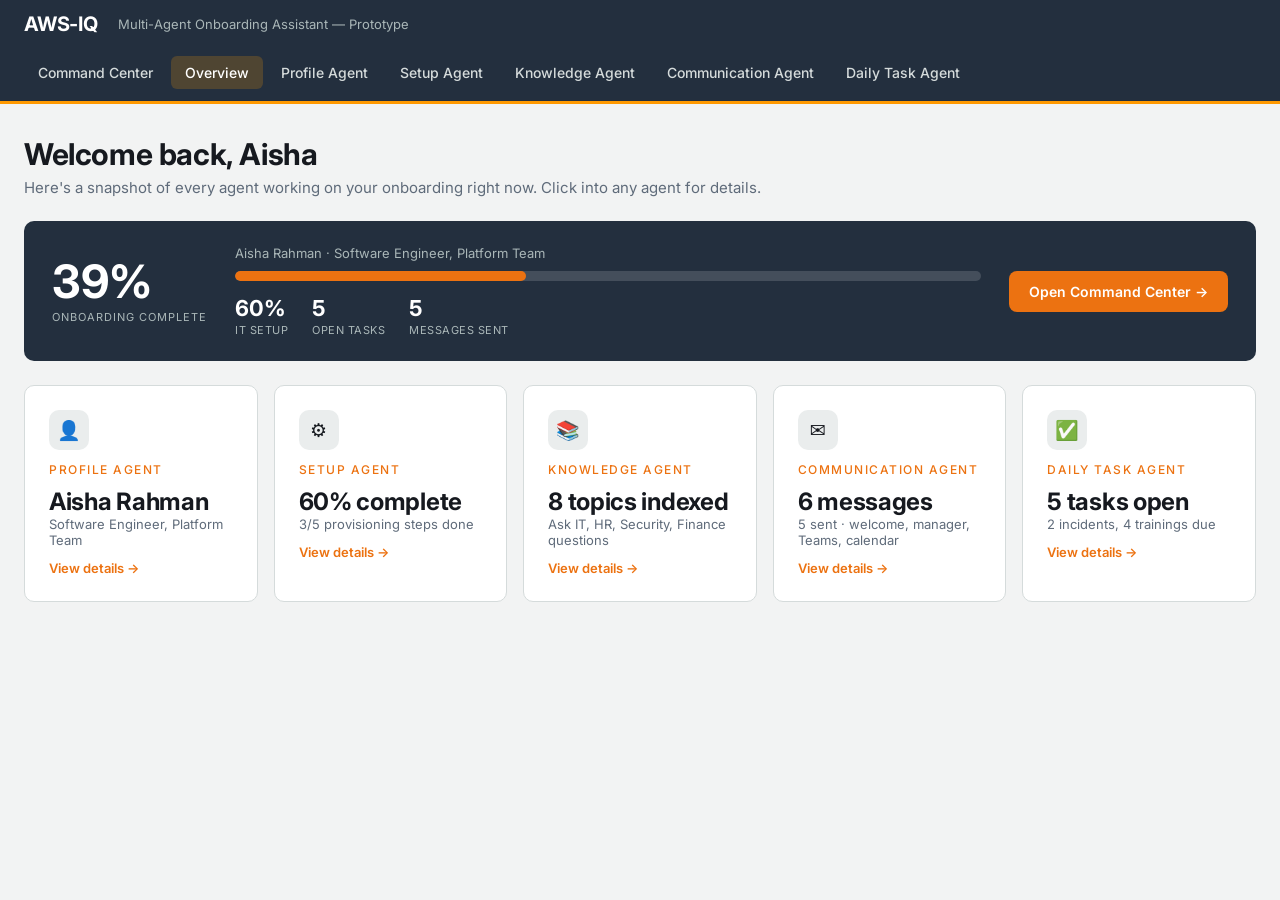
<file: dashboard/index.html>
<!DOCTYPE html>
<html lang="en">
<head>
<meta charset="UTF-8" />
<title>AWS-IQ — Overview</title>
<meta name="viewport" content="width=device-width, initial-scale=1.0" />
<link rel="preconnect" href="https://fonts.googleapis.com" />
<link href="https://fonts.googleapis.com/css2?family=Cormorant+Garamond:wght@400;500&family=Inter:wght@400;500&family=JetBrains+Mono&display=swap" rel="stylesheet" />
<link rel="stylesheet" href="styles.css" />
<style>
  .ov-hero {
    margin: 24px 24px 0; background: var(--surface-dark); color: var(--on-dark);
    border-radius: 10px; padding: 24px 28px; display: flex; align-items: center;
    gap: 28px; flex-wrap: wrap;
  }
  .ov-pct { font-size: 46px; font-weight: 700; line-height: 1; }
  .ov-pct-label { color: var(--on-dark-soft); font-size: 11px; text-transform: uppercase; letter-spacing: 1px; margin-top: 6px; }
  .ov-hero-mid { flex: 1; min-width: 240px; }
  .ov-sub { color: var(--on-dark-soft); font-size: 13px; }
  .ov-bar { background: rgba(255,255,255,.15); border-radius: 9999px; height: 10px; overflow: hidden; margin-top: 10px; }
  .ov-bar > div { background: var(--primary); height: 100%; border-radius: 9999px; transition: width .4s ease; }
  .ov-stats { display: flex; gap: 24px; margin-top: 14px; }
  .ov-stats .n { font-size: 22px; font-weight: 700; }
  .ov-stats .l { color: var(--on-dark-soft); font-size: 11px; text-transform: uppercase; letter-spacing: .5px; margin-top: 2px; }
  .ov-cta {
    background: var(--primary); color: #fff; text-decoration: none; font-weight: 600;
    padding: 12px 20px; border-radius: 8px; font-size: 14px; white-space: nowrap;
  }
  .ov-cta:hover { background: var(--primary-active); }
  .agent-card .ov-ico {
    width: 40px; height: 40px; border-radius: 10px; background: var(--surface-cream-strong);
    display: flex; align-items: center; justify-content: center; font-size: 19px; margin-bottom: 12px;
  }
  .agent-card .ov-view { color: var(--primary); font-size: 13px; font-weight: 600; margin-top: 12px; display: inline-block; }
</style>
</head>
<body data-page="overview">
<header class="topbar">
  <h1>AWS-IQ</h1>
  <span class="tagline">Multi-Agent Onboarding Assistant — Prototype</span>
</header>

<section class="page-header">
  <h2>Welcome back, Aisha</h2>
  <p>Here's a snapshot of every agent working on your onboarding right now. Click into any agent for details.</p>
</section>

<section class="ov-hero" id="ov-hero"></section>

<main class="summary-grid" id="overview-grid"></main>

<script src="data.js"></script>
<script src="nav.js"></script>
<script src="app.js"></script>
</body>
</html>
</file>
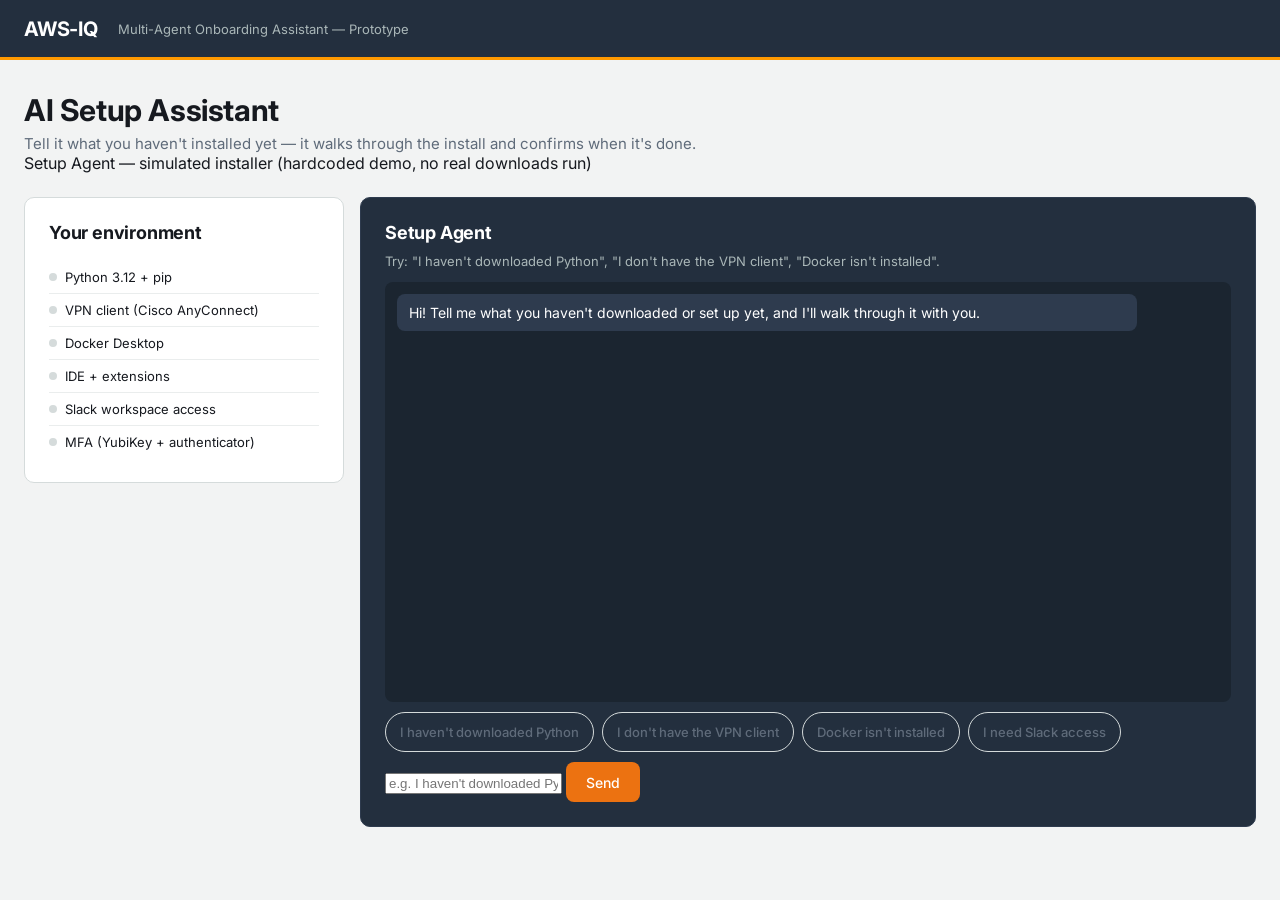
<file: dashboard/ai-setup.html>
<!DOCTYPE html>
<html lang="en">
<head>
<meta charset="UTF-8" />
<title>AWS-IQ — AI Setup Assistant</title>
<meta name="viewport" content="width=device-width, initial-scale=1.0" />
<link rel="preconnect" href="https://fonts.googleapis.com" />
<link href="https://fonts.googleapis.com/css2?family=Cormorant+Garamond:wght@400;500&family=Inter:wght@400;500&family=JetBrains+Mono&display=swap" rel="stylesheet" />
<link rel="stylesheet" href="styles.css" />
<style>
  .as-layout { display: grid; grid-template-columns: 320px 1fr; gap: 16px; padding: 24px; align-items: start; }
  @media (max-width: 900px) { .as-layout { grid-template-columns: 1fr; } }

  .as-checklist { list-style: none; margin: 0; padding: 0; font-size: 13px; }
  .as-checklist li {
    display: flex; align-items: center; gap: 8px;
    padding: 8px 0; border-bottom: 1px solid var(--hairline-soft);
  }
  .as-checklist li:last-child { border-bottom: none; }
  .as-checklist .dot { width: 8px; height: 8px; border-radius: 50%; background: var(--hairline); flex-shrink: 0; }
  .as-checklist li.installed .dot { background: var(--success); }
  .as-checklist li.installed .label { color: var(--muted); text-decoration: line-through; }

  .as-chat-window { height: 420px; }
  .term {
    background: var(--surface-dark-soft);
    border: 1px solid var(--surface-dark-elevated);
    border-radius: 8px;
    padding: 10px 12px;
    margin-top: 8px;
    font-family: var(--font-code);
    font-size: 12px;
    line-height: 1.7;
    color: var(--on-dark-soft);
  }
  .term .line { opacity: 0; animation: term-in .25s ease forwards; }
  .term .line.ok { color: var(--success); }
  .term .line.done { color: var(--on-dark); font-weight: 500; }
  @keyframes term-in { to { opacity: 1; } }

  .as-suggest-row { display: flex; gap: 8px; flex-wrap: wrap; margin-bottom: 10px; }
</style>
</head>
<body data-page="ai-setup">
<header class="topbar">
  <h1>AWS-IQ</h1>
  <span class="tagline">Multi-Agent Onboarding Assistant — Prototype</span>
</header>

<section class="page-header">
  <h2>AI Setup Assistant</h2>
  <p>Tell it what you haven't installed yet — it walks through the install and confirms when it's done.</p>
  <span class="agent-badge">Setup Agent — simulated installer (hardcoded demo, no real downloads run)</span>
</section>

<main class="as-layout">

  <div class="card">
    <h3>Your environment</h3>
    <ul class="as-checklist" id="as-checklist"></ul>
  </div>

  <div class="card chat-card">
    <h3>Setup Agent</h3>
    <p style="color:var(--on-dark-soft); font-size:13px; margin-top:-8px;">
      Try: "I haven't downloaded Python", "I don't have the VPN client", "Docker isn't installed".
    </p>
    <div class="chat-window as-chat-window" id="as-chat-window"></div>
    <div class="as-suggest-row" id="as-suggest"></div>
    <form id="as-chat-form">
      <input id="as-chat-input" type="text" placeholder="e.g. I haven't downloaded Python yet" autocomplete="off" />
      <button type="submit">Send</button>
    </form>
  </div>

</main>

<script>
// Hardcoded items this demo knows how to "install". Each has its own fake terminal log.
const ITEMS = [
  {
    id: "python",
    label: "Python 3.12 + pip",
    keywords: ["python", "pip", "package"],
    log: [
      "$ checking for python3...",
      "  not found",
      "$ downloading python-3.12.7-installer...",
      "  [##########] 100%",
      "$ running installer...",
      "$ pip install -r requirements.txt",
      "  Successfully installed boto3 fastapi uvicorn",
    ],
  },
  {
    id: "vpn",
    label: "VPN client (Cisco AnyConnect)",
    keywords: ["vpn", "anyconnect", "cisco"],
    log: [
      "$ provisioning VPN profile for employee...",
      "$ downloading Cisco AnyConnect client...",
      "  [##########] 100%",
      "$ installing certificate...",
      "$ testing tunnel to corp gateway...",
      "  connection established (12ms)",
    ],
  },
  {
    id: "docker",
    label: "Docker Desktop",
    keywords: ["docker"],
    log: [
      "$ checking for docker...",
      "  not found",
      "$ downloading Docker Desktop...",
      "  [##########] 100%",
      "$ starting docker daemon...",
      "$ docker --version",
      "  Docker version 27.3.1",
    ],
  },
  {
    id: "ide",
    label: "IDE + extensions",
    keywords: ["ide", "vscode", "vs code", "editor"],
    log: [
      "$ installing VS Code...",
      "  [##########] 100%",
      "$ installing extensions: Python, ESLint, GitLens...",
      "  3/3 extensions installed",
    ],
  },
  {
    id: "slack",
    label: "Slack workspace access",
    keywords: ["slack"],
    log: [
      "$ provisioning Slack workspace invite...",
      "$ sending invite to your @techventure.com.my email...",
      "  invite sent",
      "$ joining #platform-team, #engineering, #general...",
      "  joined 3 channels",
    ],
  },
  {
    id: "mfa",
    label: "MFA (YubiKey + authenticator)",
    keywords: ["mfa", "yubikey", "authenticator", "2fa"],
    log: [
      "$ registering YubiKey...",
      "$ pairing authenticator app...",
      "$ generating backup codes...",
      "  10 backup codes generated",
    ],
  },
];

const installed = new Set();

function renderChecklist() {
  const root = document.getElementById("as-checklist");
  root.innerHTML = ITEMS.map(
    (item) => `<li class="${installed.has(item.id) ? "installed" : ""}" data-id="${item.id}">
      <span class="dot"></span><span class="label">${item.label}</span>
    </li>`
  ).join("");
}

function findItem(text) {
  const q = text.toLowerCase();
  return ITEMS.find((item) => item.keywords.some((kw) => q.includes(kw)));
}

function appendMsg(role, html) {
  const win = document.getElementById("as-chat-window");
  const div = document.createElement("div");
  div.className = "msg " + role;
  div.innerHTML = html;
  win.appendChild(div);
  win.scrollTop = win.scrollHeight;
  return div;
}

function streamTerminal(container, lines, onComplete) {
  const term = document.createElement("div");
  term.className = "term";
  container.appendChild(term);
  let i = 0;
  function next() {
    if (i >= lines.length) {
      onComplete();
      return;
    }
    const lineEl = document.createElement("div");
    lineEl.className = "line";
    lineEl.textContent = lines[i];
    term.appendChild(lineEl);
    document.getElementById("as-chat-window").scrollTop = document.getElementById("as-chat-window").scrollHeight;
    i++;
    setTimeout(next, 280);
  }
  next();
}

function handleMessage(text) {
  appendMsg("user", text);

  const item = findItem(text);
  if (!item) {
    setTimeout(() => {
      appendMsg("bot", "I'm not sure which tool you mean — try mentioning Python, VPN, Docker, an IDE, Slack, or MFA.");
    }, 300);
    return;
  }

  if (installed.has(item.id)) {
    setTimeout(() => {
      appendMsg("bot", `<b>${item.label}</b> is already installed and ready to go ✅`);
    }, 300);
    return;
  }

  setTimeout(() => {
    const bot = appendMsg("bot", `Ok, I'll help you set up <b>${item.label}</b>. Setting up your environment now...`);
    streamTerminal(bot, item.log, () => {
      const doneLine = document.createElement("div");
      doneLine.className = "term";
      doneLine.innerHTML = `<div class="line ok">$ verifying installation...</div><div class="line done">✓ done</div>`;
      bot.appendChild(doneLine);
      appendMsg("bot", `<b>Done!</b> ${item.label} is installed and ready. Anything else you haven't set up yet?`);
      installed.add(item.id);
      renderChecklist();
      document.getElementById("as-chat-window").scrollTop = document.getElementById("as-chat-window").scrollHeight;
    });
  }, 300);
}

function setupSuggestions() {
  const row = document.getElementById("as-suggest");
  const suggestions = [
    "I haven't downloaded Python",
    "I don't have the VPN client",
    "Docker isn't installed",
    "I need Slack access",
  ];
  row.innerHTML = suggestions.map((s) => `<button type="button" class="chip">${s}</button>`).join("");
  row.querySelectorAll(".chip").forEach((btn) => btn.addEventListener("click", () => handleMessage(btn.textContent)));
}

document.getElementById("as-chat-form").addEventListener("submit", (e) => {
  e.preventDefault();
  const input = document.getElementById("as-chat-input");
  const text = input.value.trim();
  if (!text) return;
  input.value = "";
  handleMessage(text);
});

renderChecklist();
setupSuggestions();
appendMsg("bot", "Hi! Tell me what you haven't downloaded or set up yet, and I'll walk through it with you.");
</script>
</body>
</html>
</file>
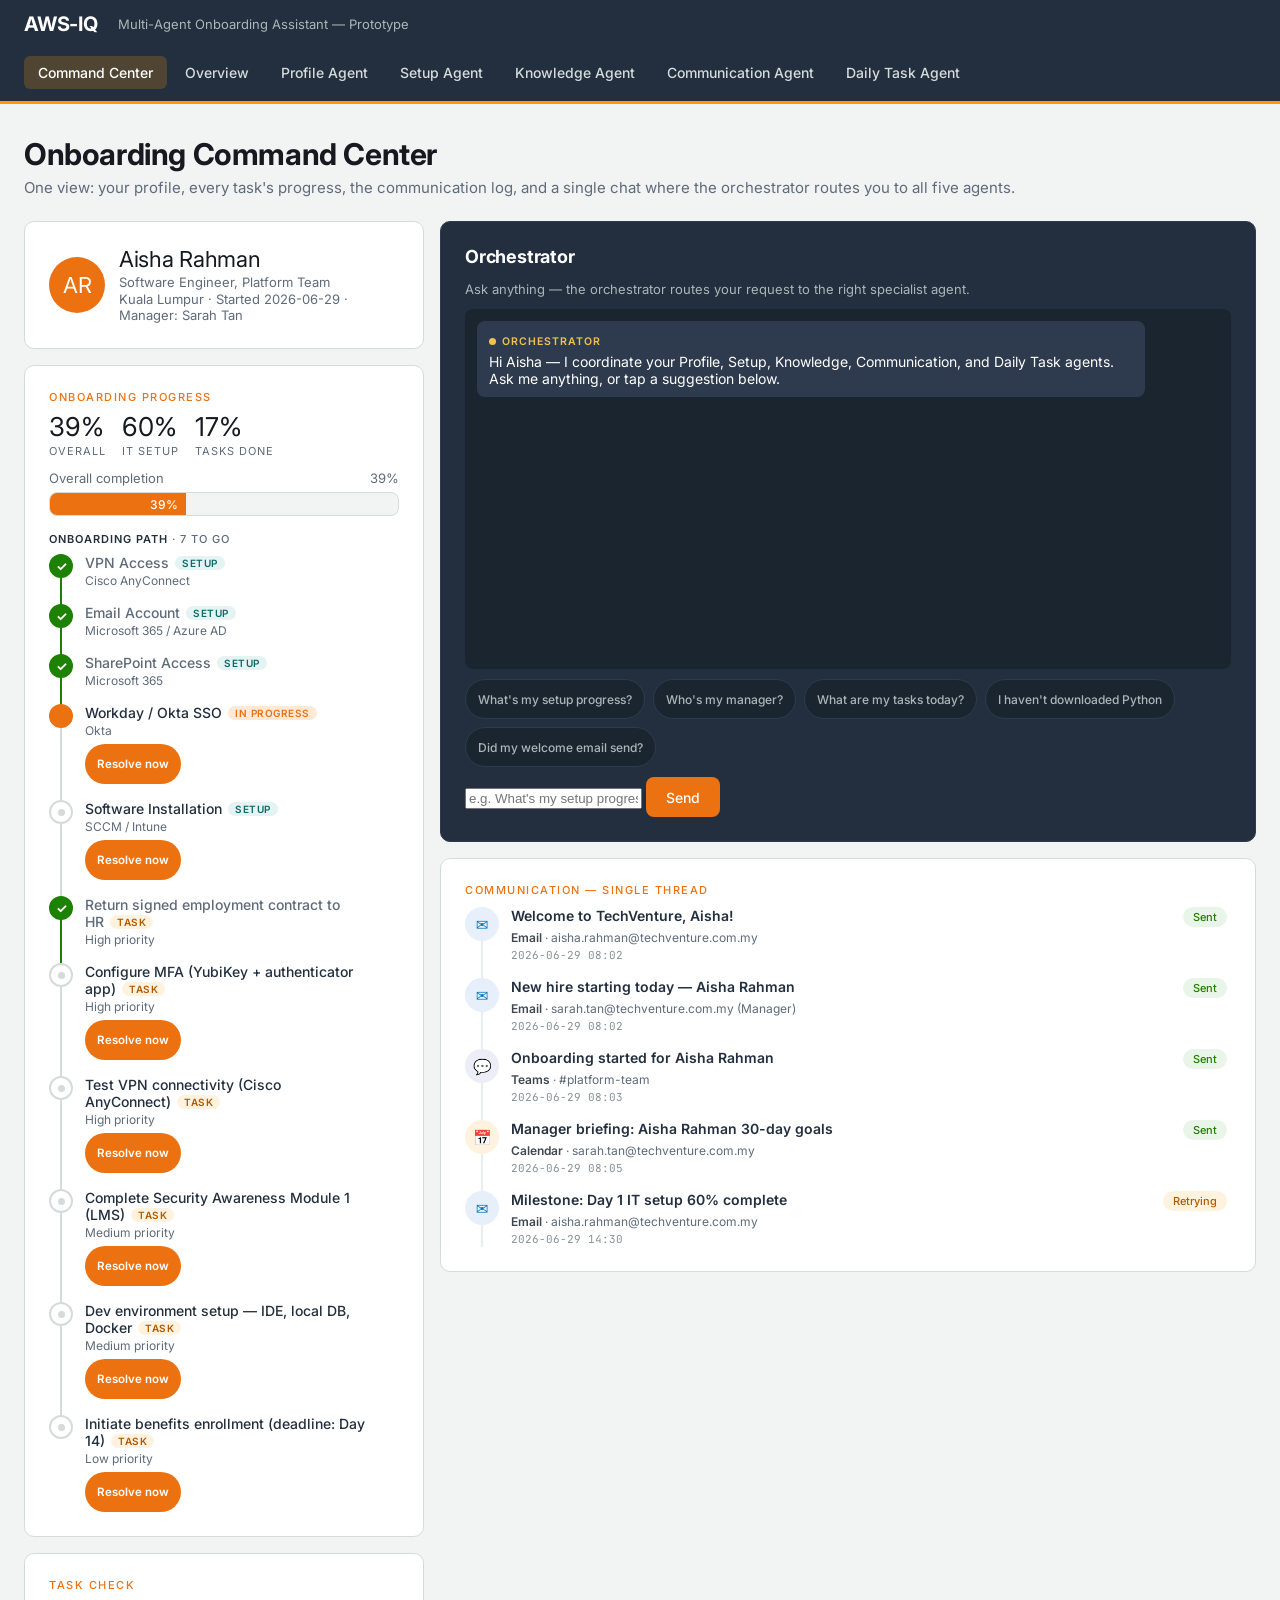
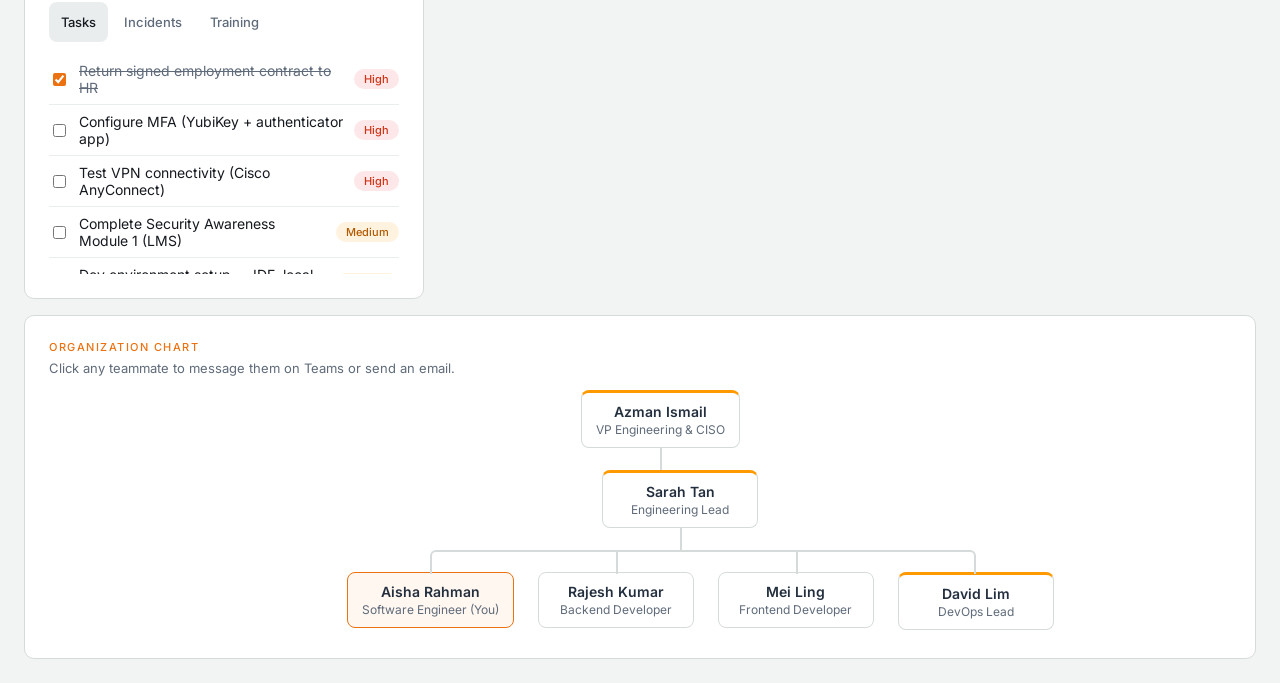
<file: dashboard/command.html>
<!DOCTYPE html>
<html lang="en">
<head>
<meta charset="UTF-8" />
<title>AWS-IQ — Command Center</title>
<meta name="viewport" content="width=device-width, initial-scale=1.0" />
<link rel="preconnect" href="https://fonts.googleapis.com" />
<link href="https://fonts.googleapis.com/css2?family=Cormorant+Garamond:wght@400;500&family=Inter:wght@400;500&family=JetBrains+Mono&display=swap" rel="stylesheet" />
<link rel="stylesheet" href="styles.css" />
<style>
  /* ---- Command Center layout (page-specific) ---- */
  .cmd-layout {
    display: grid;
    grid-template-columns: 400px 1fr;
    gap: 16px;
    padding: 24px;
    align-items: start;
  }
  @media (max-width: 1000px) { .cmd-layout { grid-template-columns: 1fr; } }
  .cmd-col { display: flex; flex-direction: column; gap: 16px; }

  .profile-mini { display: flex; gap: 14px; align-items: center; }
  .avatar-initials {
    width: 56px; height: 56px; border-radius: 50%; flex-shrink: 0;
    background: var(--primary); color: var(--on-primary);
    display: flex; align-items: center; justify-content: center;
    font-family: var(--font-display); font-size: 22px;
  }
  .profile-mini h2 { margin: 0 0 2px; font-family: var(--font-display); font-weight: 400; font-size: 22px; letter-spacing: -.3px; }
  .profile-mini p { margin: 1px 0; color: var(--muted); font-size: 13px; }

  .section-label {
    color: var(--primary); font-size: 11px; font-weight: 500;
    text-transform: uppercase; letter-spacing: 1.5px; margin-bottom: 10px;
  }
  .progress-meta { display: flex; justify-content: space-between; font-size: 13px; color: var(--muted); margin-bottom: 6px; }

  /* orchestrator chat */
  .cmd-chat .chat-window { height: 360px; }
  .agent-tag {
    font-size: 10.5px; font-weight: 600; letter-spacing: 1px; text-transform: uppercase;
    margin-bottom: 5px; display: inline-flex; align-items: center; gap: 6px;
  }
  .agent-tag::before { content: ""; width: 7px; height: 7px; border-radius: 50%; background: currentColor; }
  .tag-profile { color: #ff9900; }
  .tag-setup { color: #2bb0ad; }
  .tag-knowledge { color: #6aa5e0; }
  .tag-communication { color: #f2c14e; }
  .tag-task { color: #ff8a8a; }

  .msg.route {
    background: transparent; color: var(--on-dark-soft); font-family: var(--font-code);
    font-size: 12px; padding: 2px 4px; max-width: 100%; margin-bottom: 6px;
  }
  .msg.route b { color: var(--accent-amber); font-weight: 500; }

  .suggest-row { display: flex; gap: 8px; flex-wrap: wrap; margin-bottom: 10px; }
  .suggest {
    background: var(--surface-dark-soft); border: 1px solid var(--surface-dark-elevated);
    color: var(--on-dark-soft); border-radius: 9999px; padding: 6px 12px;
    font-size: 12px; font-family: var(--font-body); cursor: pointer;
  }
  .suggest:hover { color: var(--on-dark); border-color: var(--on-dark-soft); }

  /* setup agent install simulation — fake terminal inside a chat bubble */
  .term {
    background: var(--surface-dark-soft);
    border: 1px solid var(--surface-dark-elevated);
    border-radius: 8px;
    padding: 10px 12px;
    margin-top: 8px;
    font-family: var(--font-code);
    font-size: 12px;
    line-height: 1.7;
    color: var(--on-dark-soft);
  }
  .term .line { opacity: 0; animation: term-in .25s ease forwards; }
  .term .line.ok { color: var(--success); }
  .term .line.done { color: var(--on-dark); font-weight: 500; }
  @keyframes term-in { to { opacity: 1; } }

  /* communication — channel-iconed activity feed */
  .comm-thread { display: flex; flex-direction: column; max-height: 340px; overflow-y: auto; padding-right: 4px; }
  .comm-item { display: flex; gap: 12px; position: relative; }
  .comm-ico {
    width: 34px; height: 34px; border-radius: 50%; flex-shrink: 0; z-index: 1;
    display: flex; align-items: center; justify-content: center; font-size: 15px; line-height: 1;
  }
  .comm-ico.email { background: #e7f0fa; color: #0073bb; }
  .comm-ico.teams { background: #ecedf6; color: #5b5fc7; }
  .comm-ico.calendar { background: #fff3e0; color: #b25900; }
  /* vertical thread connector between items */
  .comm-item:not(:last-child)::before {
    content: ""; position: absolute; left: 16px; top: 34px; bottom: -2px; width: 2px; background: var(--hairline-soft);
  }
  .comm-body { flex: 1; min-width: 0; padding-bottom: 16px; }
  .comm-item:last-child .comm-body { padding-bottom: 0; }
  .comm-row1 { display: flex; align-items: flex-start; gap: 8px; }
  .comm-subj { font-weight: 600; color: var(--body-strong); font-size: 14px; flex: 1; line-height: 1.3; }
  .comm-meta { color: var(--muted); font-size: 12px; margin-top: 3px; }
  .comm-meta .chan { font-weight: 600; color: var(--body); }
  .comm-time { color: var(--muted-soft); font-size: 11px; font-family: var(--font-code); margin-top: 3px; }
  .comm-status { flex-shrink: 0; }

  /* ---- organization chart (tree) ---- */
  .org-card { grid-column: 1 / -1; }
  .org-scroll { overflow-x: auto; padding: 8px 2px 4px; }
  .tree { display: inline-block; min-width: 100%; text-align: center; }
  .tree ul { padding-top: 22px; position: relative; display: flex; justify-content: center; margin: 0; list-style: none; }
  .tree > ul { padding-top: 0; }
  .tree li { position: relative; padding: 22px 12px 0; text-align: center; }
  .tree li::before, .tree li::after {
    content: ""; position: absolute; top: 0; right: 50%;
    border-top: 2px solid var(--hairline); width: 50%; height: 22px;
  }
  .tree li::after { right: auto; left: 50%; border-left: 2px solid var(--hairline); }
  .tree li:only-child::after, .tree li:only-child::before { display: none; }
  .tree li:only-child { padding-top: 0; }
  .tree li:first-child::before, .tree li:last-child::after { border: 0 none; }
  .tree li:last-child::before { border-right: 2px solid var(--hairline); border-radius: 0 6px 0 0; }
  .tree li:first-child::after { border-radius: 6px 0 0 0; }
  .tree ul ul::before {
    content: ""; position: absolute; top: 0; left: 50%;
    border-left: 2px solid var(--hairline); width: 0; height: 22px;
  }
  .node {
    display: inline-block; min-width: 156px; max-width: 200px; padding: 10px 14px;
    background: var(--surface-card); border: 1px solid var(--hairline);
    border-radius: 8px; cursor: pointer; text-align: center;
    transition: border-color .12s ease, box-shadow .12s ease;
  }
  .node:hover { border-color: var(--primary); box-shadow: 0 4px 12px rgba(35,47,62,.12); }
  .node .nm { font-weight: 600; color: var(--body-strong); font-size: 14px; }
  .node .rl { color: var(--muted); font-size: 12px; margin-top: 2px; }
  .node.lead { border-top: 3px solid var(--accent-amber); }
  .node.me { border-color: var(--primary); background: #fff7f0; }
  /* contact popup pinned to viewport so it lands next to the clicked node */
  #cc-contact-popup { position: fixed; z-index: 1000; max-width: 260px; }

  /* ---- onboarding path (vertical timeline) ---- */
  .path-head {
    margin-top: 16px; margin-bottom: 4px; font-size: 11px; font-weight: 600;
    color: var(--body-strong); text-transform: uppercase; letter-spacing: 1px;
  }
  .path-head span { color: var(--muted); font-weight: 500; }
  .path { position: relative; margin-top: 8px; }
  .path-item { position: relative; padding: 0 0 16px 36px; }
  .path-item:last-child { padding-bottom: 0; }
  /* the connecting line (the path) */
  .path-item::before {
    content: ""; position: absolute; left: 11px; top: 6px; bottom: -6px;
    width: 2px; background: var(--hairline);
  }
  .path-item:last-child::before { display: none; }
  .path-item.done::before { background: var(--success); }
  /* the bubble dot */
  .path-dot {
    position: absolute; left: 0; top: 0; width: 24px; height: 24px; border-radius: 50%;
    display: flex; align-items: center; justify-content: center; z-index: 1;
    font-size: 13px; font-weight: 700; line-height: 1;
    border: 2px solid var(--hairline); background: var(--surface-card); color: transparent;
  }
  .path-item.done .path-dot { background: var(--success); border-color: var(--success); color: #fff; }
  .path-item.active .path-dot { border-color: var(--primary); background: var(--primary); color: #fff; }
  /* pending = hollow bubble with a small inner dot */
  .path-item.pending .path-dot::after {
    content: ""; width: 7px; height: 7px; border-radius: 50%; background: var(--hairline);
  }
  .path-item.clickable { cursor: pointer; }
  .path-item.clickable:hover .path-dot { border-color: var(--primary); }
  .path-label { font-weight: 500; color: var(--body-strong); font-size: 14px; }
  .path-item.done .path-label { color: var(--muted); }
  .path-meta { color: var(--muted); font-size: 12px; margin-top: 2px; }
  .path-tag {
    font-size: 10px; font-weight: 600; letter-spacing: .5px; text-transform: uppercase;
    padding: 1px 7px; border-radius: 9999px; margin-left: 6px; vertical-align: 1px;
  }
  .path-tag.setup { background: #e6f3f3; color: #0b6b69; }
  .path-tag.task { background: #fff3e0; color: var(--warning); }
  .path-tag.active { background: #fde9d6; color: var(--primary); }
  .resolve-btn {
    margin-top: 6px; font-size: 11.5px; font-weight: 600; font-family: var(--font-body);
    background: var(--primary); color: var(--on-primary); border: none;
    border-radius: 9999px; padding: 4px 12px; cursor: pointer;
  }
  .resolve-btn:hover { opacity: .85; }

  .tasks-tabs .tab { font-size: 13px; padding: 6px 12px; }
  .mini-summary { display: flex; gap: 16px; margin-bottom: 12px; }
  .mini-summary .stat-box { text-align: left; }
  .mini-summary .num { font-family: var(--font-display); font-size: 26px; color: var(--ink); line-height: 1; }
  .mini-summary .lbl { font-size: 11px; color: var(--muted); text-transform: uppercase; letter-spacing: 1px; margin-top: 4px; }
</style>
</head>
<body data-page="command">
<header class="topbar">
  <h1>AWS-IQ</h1>
  <span class="tagline">Multi-Agent Onboarding Assistant — Prototype</span>
</header>

<section class="page-header">
  <h2>Onboarding Command Center</h2>
  <p>One view: your profile, every task's progress, the communication log, and a single chat where the orchestrator routes you to all five agents.</p>
</section>

<main class="cmd-layout">
  <!-- LEFT: profile + progress + tasks -->
  <div class="cmd-col">
    <div class="card profile-mini">
      <div class="avatar-initials" id="cc-avatar">AR</div>
      <div>
        <h2 id="cc-name">—</h2>
        <p id="cc-title">—</p>
        <p id="cc-meta">—</p>
      </div>
    </div>

    <div class="card">
      <div class="section-label">Onboarding Progress</div>
      <div class="mini-summary">
        <div class="stat-box"><div class="num" id="cc-overall">0%</div><div class="lbl">Overall</div></div>
        <div class="stat-box"><div class="num" id="cc-setup-pct">0%</div><div class="lbl">IT Setup</div></div>
        <div class="stat-box"><div class="num" id="cc-tasks-pct">0%</div><div class="lbl">Tasks done</div></div>
      </div>
      <div class="progress-meta"><span>Overall completion</span><span id="cc-overall-2">0%</span></div>
      <div class="progress-track"><div class="progress-fill" id="cc-progress-fill" style="width:0%">0%</div></div>
      <div class="path-head">Onboarding Path <span id="cc-path-count"></span></div>
      <div class="path" id="cc-path"></div>
    </div>

    <div class="card">
      <div class="section-label">Task Check</div>
      <div class="tabs tasks-tabs">
        <button class="tab active" data-tab="tasks">Tasks</button>
        <button class="tab" data-tab="incidents">Incidents</button>
        <button class="tab" data-tab="training">Training</button>
      </div>
      <ul class="task-list" id="cc-tasks-list"></ul>
      <ul class="task-list" id="cc-incidents-list" hidden></ul>
      <ul class="task-list" id="cc-training-list" hidden></ul>
    </div>
  </div>

  <!-- RIGHT: orchestrator chat + communication thread -->
  <div class="cmd-col">
    <div class="card chat-card cmd-chat">
      <h3>Orchestrator</h3>
      <p style="margin:-4px 0 12px;color:var(--on-dark-soft);font-size:13px;">
        Ask anything — the orchestrator routes your request to the right specialist agent.
      </p>
      <div class="chat-window" id="cc-chat-window"></div>
      <div class="suggest-row" id="cc-suggest"></div>
      <form id="cc-chat-form">
        <input id="cc-chat-input" placeholder="e.g. What's my setup progress? Who's my manager?" autocomplete="off" />
        <button type="submit">Send</button>
      </form>
    </div>

    <div class="card">
      <div class="section-label">Communication — single thread</div>
      <div class="comm-thread" id="cc-comm-thread"></div>
    </div>
  </div>

  <!-- FULL WIDTH: organization chart -->
  <div class="card org-card">
    <div class="section-label">Organization Chart</div>
    <p style="margin:-4px 0 6px;color:var(--muted);font-size:13px;">Click any teammate to message them on Teams or send an email.</p>
    <div class="org-scroll"><div class="tree" id="cc-orgtree"></div></div>
  </div>
</main>

<div id="cc-contact-popup" class="contact-popup" hidden></div>

<script src="data.js"></script>
<script src="nav.js"></script>
<script src="command.js"></script>
</body>
</html>
</file>
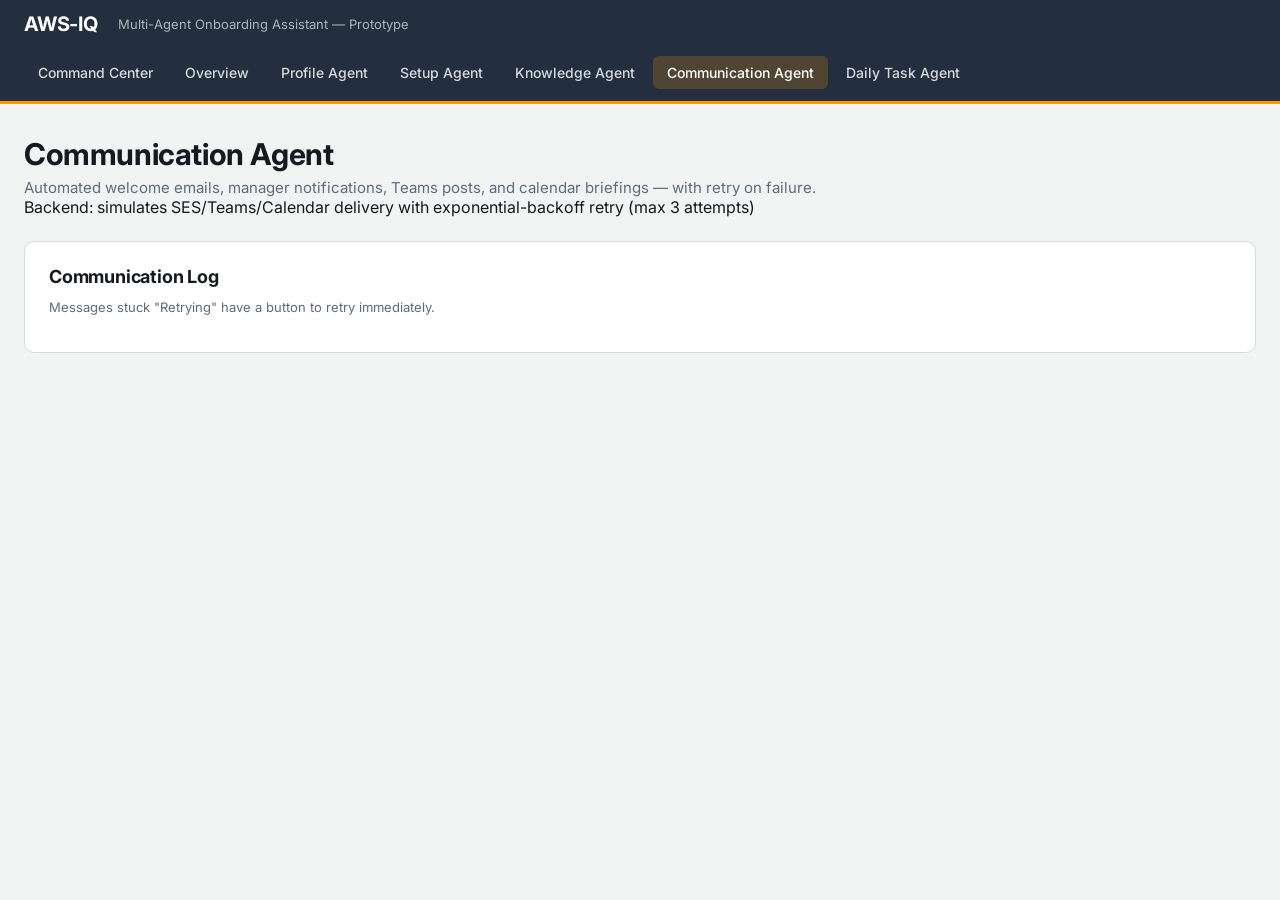
<file: dashboard/communication.html>
<!DOCTYPE html>
<html lang="en">
<head>
<meta charset="UTF-8" />
<title>AWS-IQ — Communication Agent</title>
<meta name="viewport" content="width=device-width, initial-scale=1.0" />
<link rel="preconnect" href="https://fonts.googleapis.com" />
<link href="https://fonts.googleapis.com/css2?family=Cormorant+Garamond:wght@400;500&family=Inter:wght@400;500&family=JetBrains+Mono&display=swap" rel="stylesheet" />
<link rel="stylesheet" href="styles.css" />
</head>
<body data-page="communication">
<header class="topbar">
  <h1>AWS-IQ</h1>
  <span class="tagline">Multi-Agent Onboarding Assistant — Prototype</span>
</header>
<div class="error-banner" id="backend-error" hidden></div>

<section class="page-header">
  <h2>Communication Agent</h2>
  <p>Automated welcome emails, manager notifications, Teams posts, and calendar briefings — with retry on failure.</p>
  <span class="agent-badge">Backend: simulates SES/Teams/Calendar delivery with exponential-backoff retry (max 3 attempts)</span>
</section>

<main class="grid">
  <section class="card wide-card" aria-label="Communication log">
    <h3>Communication Log</h3>
    <p style="color:var(--muted); font-size:13px; margin-top:-6px;">Messages stuck "Retrying" have a button to retry immediately.</p>
    <ul class="comm-list" id="comm-list"></ul>
  </section>
</main>

<script src="session.js"></script>
<script src="nav.js"></script>
<script src="app.js"></script>
</body>
</html>
</file>
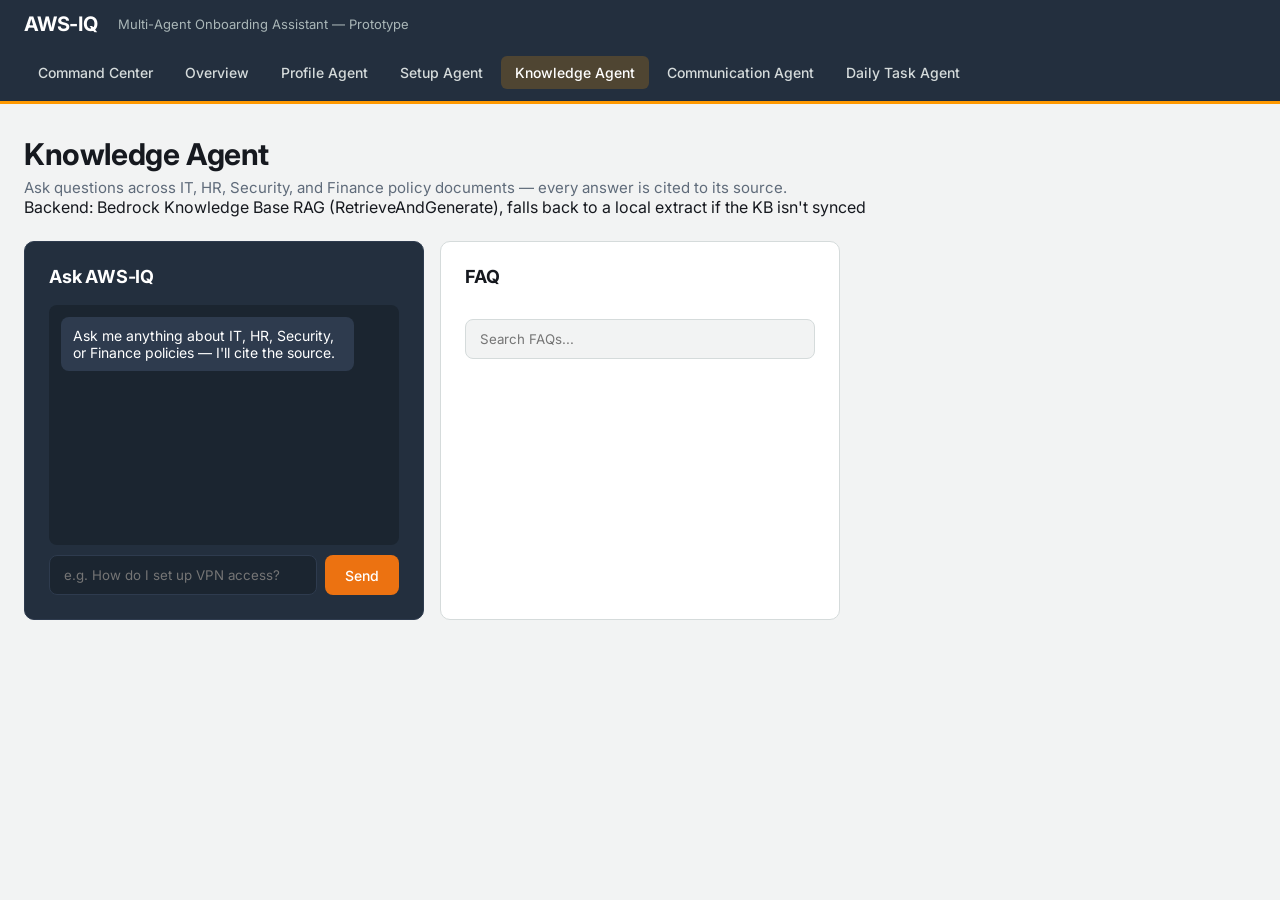
<file: dashboard/knowledge.html>
<!DOCTYPE html>
<html lang="en">
<head>
<meta charset="UTF-8" />
<title>AWS-IQ — Knowledge Agent</title>
<meta name="viewport" content="width=device-width, initial-scale=1.0" />
<link rel="preconnect" href="https://fonts.googleapis.com" />
<link href="https://fonts.googleapis.com/css2?family=Cormorant+Garamond:wght@400;500&family=Inter:wght@400;500&family=JetBrains+Mono&display=swap" rel="stylesheet" />
<link rel="stylesheet" href="styles.css" />
</head>
<body data-page="knowledge">
<header class="topbar">
  <h1>AWS-IQ</h1>
  <span class="tagline">Multi-Agent Onboarding Assistant — Prototype</span>
</header>
<div class="error-banner" id="backend-error" hidden></div>

<section class="page-header">
  <h2>Knowledge Agent</h2>
  <p>Ask questions across IT, HR, Security, and Finance policy documents — every answer is cited to its source.</p>
  <span class="agent-badge">Backend: Bedrock Knowledge Base RAG (RetrieveAndGenerate), falls back to a local extract if the KB isn't synced</span>
</section>

<main class="grid">

  <section class="card chat-card" aria-label="Knowledge agent chat">
    <h3>Ask AWS-IQ</h3>
    <div class="chat-window" id="chat-window">
      <div class="msg bot">Ask me anything about IT, HR, Security, or Finance policies — I'll cite the source.</div>
    </div>
    <form id="chat-form">
      <input id="chat-input" type="text" placeholder="e.g. How do I set up VPN access?" autocomplete="off" />
      <button type="submit">Send</button>
    </form>
  </section>

  <section class="card faq-card" aria-label="Frequently asked questions">
    <h3>FAQ</h3>
    <div class="chip-row" id="faq-categories"></div>
    <input id="faq-search" type="text" placeholder="Search FAQs..." />
    <div id="faq-list"></div>
  </section>

</main>

<script src="session.js"></script>
<script src="nav.js"></script>
<script src="app.js"></script>
</body>
</html>
</file>
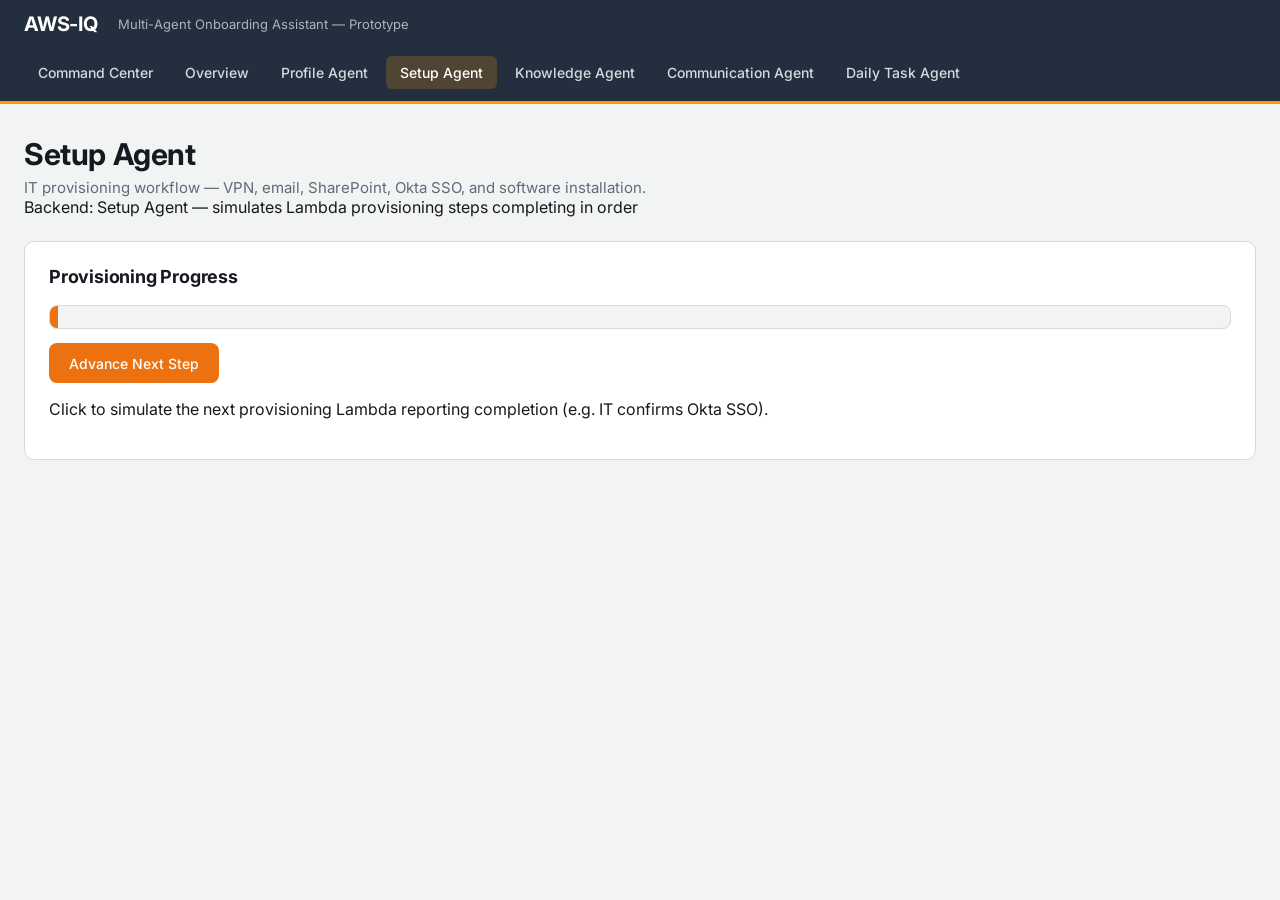
<file: dashboard/setup.html>
<!DOCTYPE html>
<html lang="en">
<head>
<meta charset="UTF-8" />
<title>AWS-IQ — Setup Agent</title>
<meta name="viewport" content="width=device-width, initial-scale=1.0" />
<link rel="preconnect" href="https://fonts.googleapis.com" />
<link href="https://fonts.googleapis.com/css2?family=Cormorant+Garamond:wght@400;500&family=Inter:wght@400;500&family=JetBrains+Mono&display=swap" rel="stylesheet" />
<link rel="stylesheet" href="styles.css" />
</head>
<body data-page="setup">
<header class="topbar">
  <h1>AWS-IQ</h1>
  <span class="tagline">Multi-Agent Onboarding Assistant — Prototype</span>
</header>
<div class="error-banner" id="backend-error" hidden></div>

<section class="page-header">
  <h2>Setup Agent</h2>
  <p>IT provisioning workflow — VPN, email, SharePoint, Okta SSO, and software installation.</p>
  <span class="agent-badge">Backend: Setup Agent — simulates Lambda provisioning steps completing in order</span>
</section>

<main class="grid">
  <section class="card wide-card" aria-label="Setup progress">
    <h3>Provisioning Progress</h3>
    <div class="progress-track">
      <div class="progress-fill" id="progress-fill" style="width:0%"></div>
    </div>
    <div class="advance-btn-row">
      <button id="advance-step-btn" type="button">Advance Next Step</button>
      <p>Click to simulate the next provisioning Lambda reporting completion (e.g. IT confirms Okta SSO).</p>
    </div>
    <div id="setup-steps"></div>
  </section>
</main>

<script src="session.js"></script>
<script src="nav.js"></script>
<script src="app.js"></script>
</body>
</html>
</file>
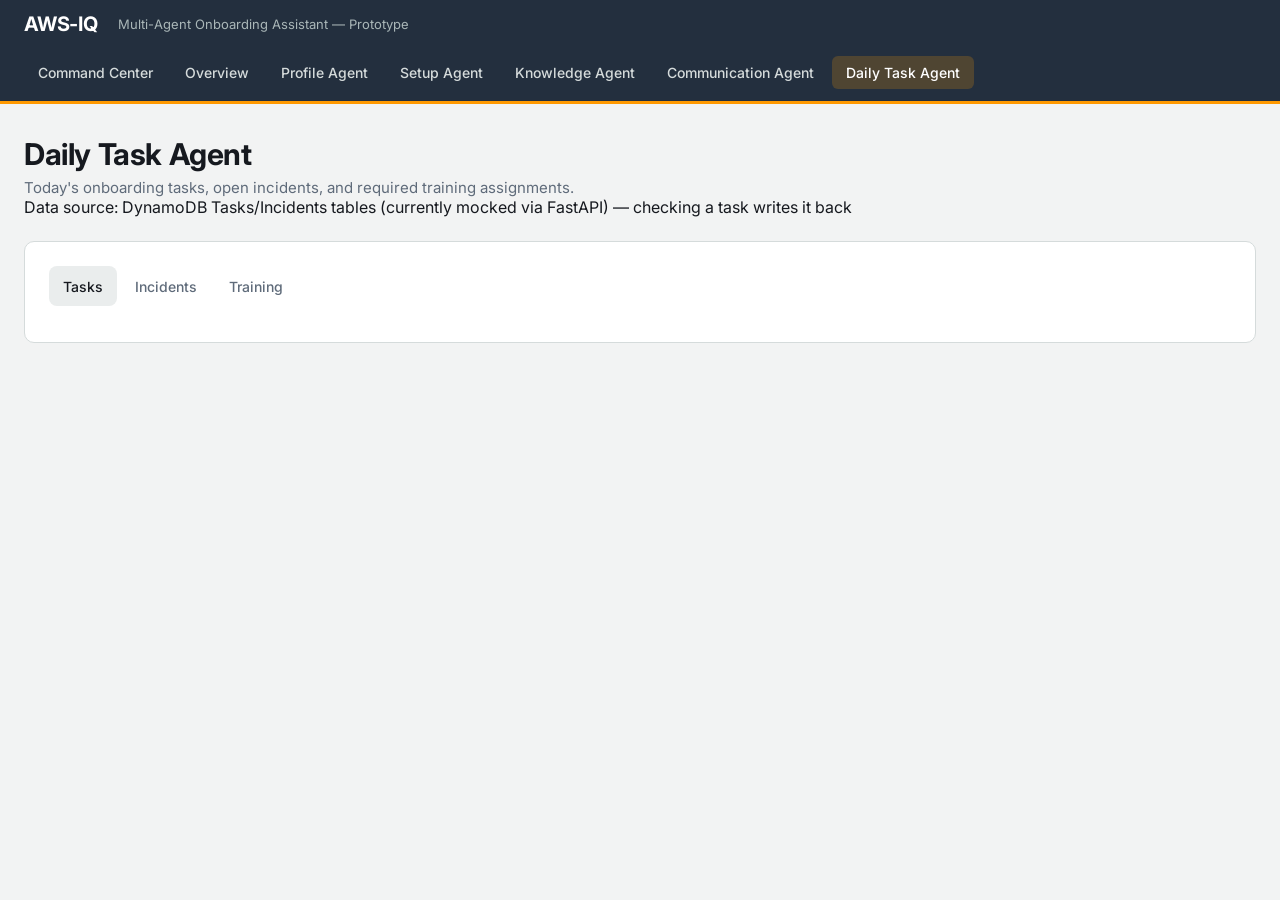
<file: dashboard/tasks.html>
<!DOCTYPE html>
<html lang="en">
<head>
<meta charset="UTF-8" />
<title>AWS-IQ — Daily Task Agent</title>
<meta name="viewport" content="width=device-width, initial-scale=1.0" />
<link rel="preconnect" href="https://fonts.googleapis.com" />
<link href="https://fonts.googleapis.com/css2?family=Cormorant+Garamond:wght@400;500&family=Inter:wght@400;500&family=JetBrains+Mono&display=swap" rel="stylesheet" />
<link rel="stylesheet" href="styles.css" />
</head>
<body data-page="tasks">
<header class="topbar">
  <h1>AWS-IQ</h1>
  <span class="tagline">Multi-Agent Onboarding Assistant — Prototype</span>
</header>
<div class="error-banner" id="backend-error" hidden></div>

<section class="page-header">
  <h2>Daily Task Agent</h2>
  <p>Today's onboarding tasks, open incidents, and required training assignments.</p>
  <span class="agent-badge">Data source: DynamoDB Tasks/Incidents tables (currently mocked via FastAPI) — checking a task writes it back</span>
</section>

<main class="grid">
  <section class="card tasks-card wide-card" aria-label="Daily tasks">
    <div class="tabs">
      <button class="tab active" data-tab="tasks">Tasks</button>
      <button class="tab" data-tab="incidents">Incidents</button>
      <button class="tab" data-tab="training">Training</button>
    </div>
    <ul class="task-list" id="tasks-list"></ul>
    <ul class="task-list" id="incidents-list" hidden></ul>
    <ul class="task-list" id="training-list" hidden></ul>
  </section>
</main>

<script src="session.js"></script>
<script src="nav.js"></script>
<script src="app.js"></script>
</body>
</html>
</file>
<file: dashboard/styles.css>
:root {
  /* AWS console palette — squid-ink navy + AWS orange */
  --primary: #ec7211;          /* AWS primary action orange */
  --primary-active: #eb5f07;   /* button hover */
  --primary-disabled: #fce3cf;
  --ink: #16191f;              /* darkest text */
  --body: #414750;
  --body-strong: #232f3e;      /* squid ink */
  --muted: #5f6b7a;
  --muted-soft: #879196;
  --hairline: #d5dbdb;
  --hairline-soft: #eaeded;
  --canvas: #f2f3f3;           /* console light-gray background */
  --surface-soft: #ffffff;
  --surface-card: #ffffff;     /* white panels */
  --surface-cream-strong: #eaeded;
  --surface-dark: #232f3e;     /* AWS squid ink (dark surfaces / top bar) */
  --surface-dark-elevated: #2e3b4e;
  --surface-dark-soft: #1b2530;
  --on-primary: #ffffff;
  --on-dark: #ffffff;
  --on-dark-soft: #aab7b8;
  --accent-teal: #2bb0ad;
  --accent-amber: #ff9900;     /* AWS accent orange */
  --success: #1d8102;          /* AWS green */
  --warning: #b25900;          /* AWS amber text */
  --error: #d13212;            /* AWS red */

  --font-display: "Amazon Ember", "Inter", "Segoe UI", system-ui, -apple-system, sans-serif;
  --font-body: "Inter", "Amazon Ember", -apple-system, "Segoe UI", system-ui, sans-serif;
  --font-code: "JetBrains Mono", ui-monospace, monospace;
}

* { box-sizing: border-box; }

body {
  margin: 0;
  background: var(--canvas);
  color: var(--ink);
  font-family: var(--font-body);
}

.topbar {
  display: flex;
  align-items: center;
  gap: 20px;
  padding: 12px 24px;
  min-height: 60px;
  background: var(--surface-dark);
  border-bottom: 3px solid var(--accent-amber);
  flex-wrap: wrap;
}
.topbar h1 {
  margin: 0;
  font-family: var(--font-display);
  font-weight: 700;
  font-size: 20px;
  letter-spacing: -0.2px;
  color: var(--on-dark);
}
.tagline { color: var(--on-dark-soft); font-size: 13px; margin-right: auto; font-weight: 400; }

.nav { display: flex; gap: 4px; flex-wrap: wrap; }
.nav a {
  color: #d5dbdb;
  text-decoration: none;
  font-size: 14px;
  font-weight: 500;
  padding: 8px 14px;
  border-radius: 6px;
}
.nav a:hover { color: #fff; background: rgba(255,255,255,.10); }
.nav a.active { color: #fff; background: rgba(255,153,0,.20); }

.page-header { padding: 32px 24px 0; }
.page-header h2 {
  margin: 0 0 6px;
  font-family: var(--font-display);
  font-weight: 700;
  font-size: 30px;
  letter-spacing: -0.4px;
  color: var(--ink);
}
.page-header p { margin: 0; color: var(--muted); font-size: 15px; }

.summary-grid {
  display: grid;
  grid-template-columns: repeat(5, 1fr);
  gap: 16px;
  padding: 24px;
}
@media (max-width: 1100px) { .summary-grid { grid-template-columns: repeat(2, 1fr); } }

.agent-card {
  background: var(--surface-card);
  border: 1px solid var(--hairline);
  border-radius: 10px;
  padding: 24px;
  text-decoration: none;
  color: var(--ink);
  display: block;
  transition: transform .12s ease, border-color .12s ease, box-shadow .12s ease;
}
.agent-card:hover { transform: translateY(-2px); border-color: var(--primary); box-shadow: 0 4px 14px rgba(35,47,62,.10); }
.agent-card .agent-label {
  color: var(--primary);
  font-size: 12px;
  font-weight: 500;
  text-transform: uppercase;
  letter-spacing: 1.5px;
}
.agent-card h3 { margin: 6px 0 4px; font-size: 16px; }
.agent-card p { margin: 0; color: var(--muted); font-size: 13px; }
.agent-card .stat {
  font-family: var(--font-display);
  font-size: 24px;
  font-weight: 700;
  letter-spacing: -0.3px;
  margin-top: 10px;
  color: var(--ink);
}

.grid {
  display: grid;
  grid-template-columns: repeat(3, 1fr);
  gap: 16px;
  padding: 24px;
}

@media (max-width: 1000px) {
  .grid { grid-template-columns: 1fr; }
}

.card {
  background: var(--surface-card);
  border: 1px solid var(--hairline);
  border-radius: 10px;
  padding: 24px;
}

.profile-card {
  grid-column: span 3;
  display: flex;
  gap: 16px;
  align-items: center;
}
.avatar { width: 64px; height: 64px; border-radius: 50%; }
.profile-card h2 {
  margin: 0 0 4px;
  font-family: var(--font-display);
  font-weight: 700;
  font-size: 22px;
  letter-spacing: -0.3px;
}
.profile-card p { margin: 2px 0; color: var(--muted); font-size: 14px; }

h3 {
  margin-top: 0;
  font-family: var(--font-display);
  font-weight: 700;
  font-size: 18px;
  letter-spacing: -0.2px;
  color: var(--ink);
}

.progress-track {
  background: var(--canvas);
  border: 1px solid var(--hairline);
  border-radius: 8px;
  height: 24px;
  overflow: hidden;
  margin-bottom: 14px;
}
.progress-fill {
  background: var(--primary);
  height: 100%;
  color: var(--on-primary);
  font-size: 12px;
  font-weight: 500;
  display: flex;
  align-items: center;
  justify-content: flex-end;
  padding-right: 8px;
  transition: width .4s ease;
}

.steps { list-style: none; margin: 0; padding: 0; font-size: 14px; }
.steps li { padding: 5px 0; color: var(--muted); }
.steps li::before { content: "○ "; }
.steps li.done { color: var(--success); }
.steps li.done::before { content: "✓ "; }
.steps li.active { color: var(--primary); font-weight: 500; }
.steps li.active::before { content: "● "; }

.orgchart { display: flex; flex-direction: column; gap: 8px; font-size: 14px; }
.org-node {
  background: var(--canvas);
  border: 1px solid var(--hairline);
  border-radius: 8px;
  padding: 10px 12px;
  cursor: pointer;
  transition: border-color .15s;
}
.org-node:hover { border-color: var(--primary); }
.org-node .role { color: var(--muted); font-size: 12px; }
.org-node.me { border-color: var(--primary); background: var(--surface-cream-strong); }

.contact-popup {
  position: absolute;
  background: var(--canvas);
  border: 1px solid var(--primary);
  border-radius: 10px;
  padding: 14px;
  font-size: 13px;
  box-shadow: 0 8px 24px rgba(20,20,19,.12);
  z-index: 10;
}
.contact-popup a { color: var(--primary); display: block; margin-top: 6px; text-decoration: none; font-weight: 500; }
.contact-popup a:hover { text-decoration: underline; }
.contact-popup button { margin-top: 10px; font-size: 12px; }

.tabs { display: flex; gap: 4px; margin-bottom: 12px; }
.tab {
  background: transparent;
  border: none;
  color: var(--muted);
  border-radius: 8px;
  padding: 8px 14px;
  font-size: 14px;
  font-weight: 500;
  cursor: pointer;
  font-family: var(--font-body);
}
.tab.active { color: var(--ink); background: var(--surface-cream-strong); }

.task-list { list-style: none; margin: 0; padding: 0; font-size: 14px; max-height: 220px; overflow-y: auto; }
.task-list li {
  display: flex;
  align-items: center;
  gap: 10px;
  padding: 8px 0;
  border-bottom: 1px solid var(--hairline-soft);
}
.task-list li:last-child { border-bottom: none; }
.task-list .badge {
  font-size: 11px;
  font-weight: 500;
  padding: 3px 10px;
  border-radius: 9999px;
  margin-left: auto;
}
.badge.High, .badge.Critical { background: #fde7e9; color: var(--error); }
.badge.Medium { background: #fff3e0; color: var(--warning); }
.badge.Low { background: #e9f5e9; color: var(--success); }
.task-list input[type="checkbox"] { accent-color: var(--primary); }
.task-list li.completed span.label { text-decoration: line-through; color: var(--muted); }

.chat-card { display: flex; flex-direction: column; background: var(--surface-dark); border-color: var(--surface-dark-elevated); color: var(--on-dark); }
.chat-card h3 { color: var(--on-dark); }
.chat-window {
  background: var(--surface-dark-soft);
  border-radius: 8px;
  height: 240px;
  overflow-y: auto;
  padding: 12px;
  margin-bottom: 10px;
  font-size: 14px;
}
.msg { margin-bottom: 10px; padding: 10px 12px; border-radius: 8px; max-width: 90%; }
.msg.bot { background: var(--surface-dark-elevated); color: var(--on-dark); }
.msg.user { background: var(--primary); color: var(--on-primary); margin-left: auto; }
.msg .citation { display: block; margin-top: 6px; font-size: 12px; color: var(--on-dark-soft); font-family: var(--font-code); }

#chat-form { display: flex; gap: 8px; }
#chat-input {
  flex: 1;
  background: var(--surface-dark-soft);
  border: 1px solid var(--surface-dark-elevated);
  border-radius: 8px;
  color: var(--on-dark);
  padding: 10px 14px;
  font-family: var(--font-body);
  height: 40px;
}
button {
  background: var(--primary);
  color: var(--on-primary);
  border: none;
  border-radius: 8px;
  padding: 12px 20px;
  height: 40px;
  font-weight: 500;
  font-size: 14px;
  font-family: var(--font-body);
  cursor: pointer;
}
button:hover { background: var(--primary-active); }

#faq-search {
  width: 100%;
  background: var(--canvas);
  border: 1px solid var(--hairline);
  border-radius: 8px;
  color: var(--ink);
  padding: 10px 14px;
  height: 40px;
  font-family: var(--font-body);
  margin-bottom: 12px;
}
.faq-item {
  border-bottom: 1px solid var(--hairline-soft);
  padding: 10px 0;
  font-size: 14px;
}
.faq-q { cursor: pointer; font-weight: 500; display: flex; justify-content: space-between; }
.faq-a { color: var(--muted); margin-top: 6px; display: none; }
.faq-item.open .faq-a { display: block; }
.faq-cat {
  color: var(--primary);
  font-size: 11px;
  font-weight: 500;
  text-transform: uppercase;
  letter-spacing: 1px;
  margin-right: 8px;
}

.comm-list { list-style: none; margin: 0; padding: 0; font-size: 14px; }
.comm-list li {
  display: flex;
  align-items: center;
  gap: 12px;
  padding: 12px 0;
  border-bottom: 1px solid var(--hairline-soft);
}
.comm-list li:last-child { border-bottom: none; }
.comm-list .channel {
  font-size: 11px;
  font-weight: 500;
  text-transform: uppercase;
  letter-spacing: 1px;
  color: var(--muted);
  width: 90px;
  flex-shrink: 0;
}
.comm-list .subject { flex: 1; }
.comm-list .recipient { color: var(--muted); font-size: 12px; }
.comm-status { font-size: 11px; font-weight: 500; padding: 3px 10px; border-radius: 9999px; margin-left: auto; }
.comm-status.Sent { background: #e9f5e9; color: var(--success); }
.comm-status.Failed { background: #fde7e9; color: var(--error); }
.comm-status.Retrying { background: #fff3e0; color: var(--warning); }

.wide-card { grid-column: span 3; }
@media (max-width: 1000px) { .wide-card { grid-column: span 1; } }

.chip-row { display: flex; gap: 8px; flex-wrap: wrap; margin-bottom: 14px; }
.chip {
  background: transparent;
  border: 1px solid var(--hairline);
  color: var(--muted);
  border-radius: 9999px;
  padding: 6px 14px;
  font-size: 13px;
  font-weight: 500;
  font-family: var(--font-body);
  cursor: pointer;
}
.chip.active { color: var(--on-primary); border-color: var(--primary); background: var(--primary); }

.step-detail {
  background: var(--canvas);
  border: 1px solid var(--hairline);
  border-radius: 10px;
  padding: 14px;
  margin-bottom: 10px;
  font-size: 14px;
}
.step-detail .step-name { font-weight: 500; }
.step-detail .step-meta { color: var(--muted); font-size: 12px; margin-top: 4px; }
.step-detail.done { border-color: var(--success); }
.step-detail.active { border-color: var(--primary); }
</file>
